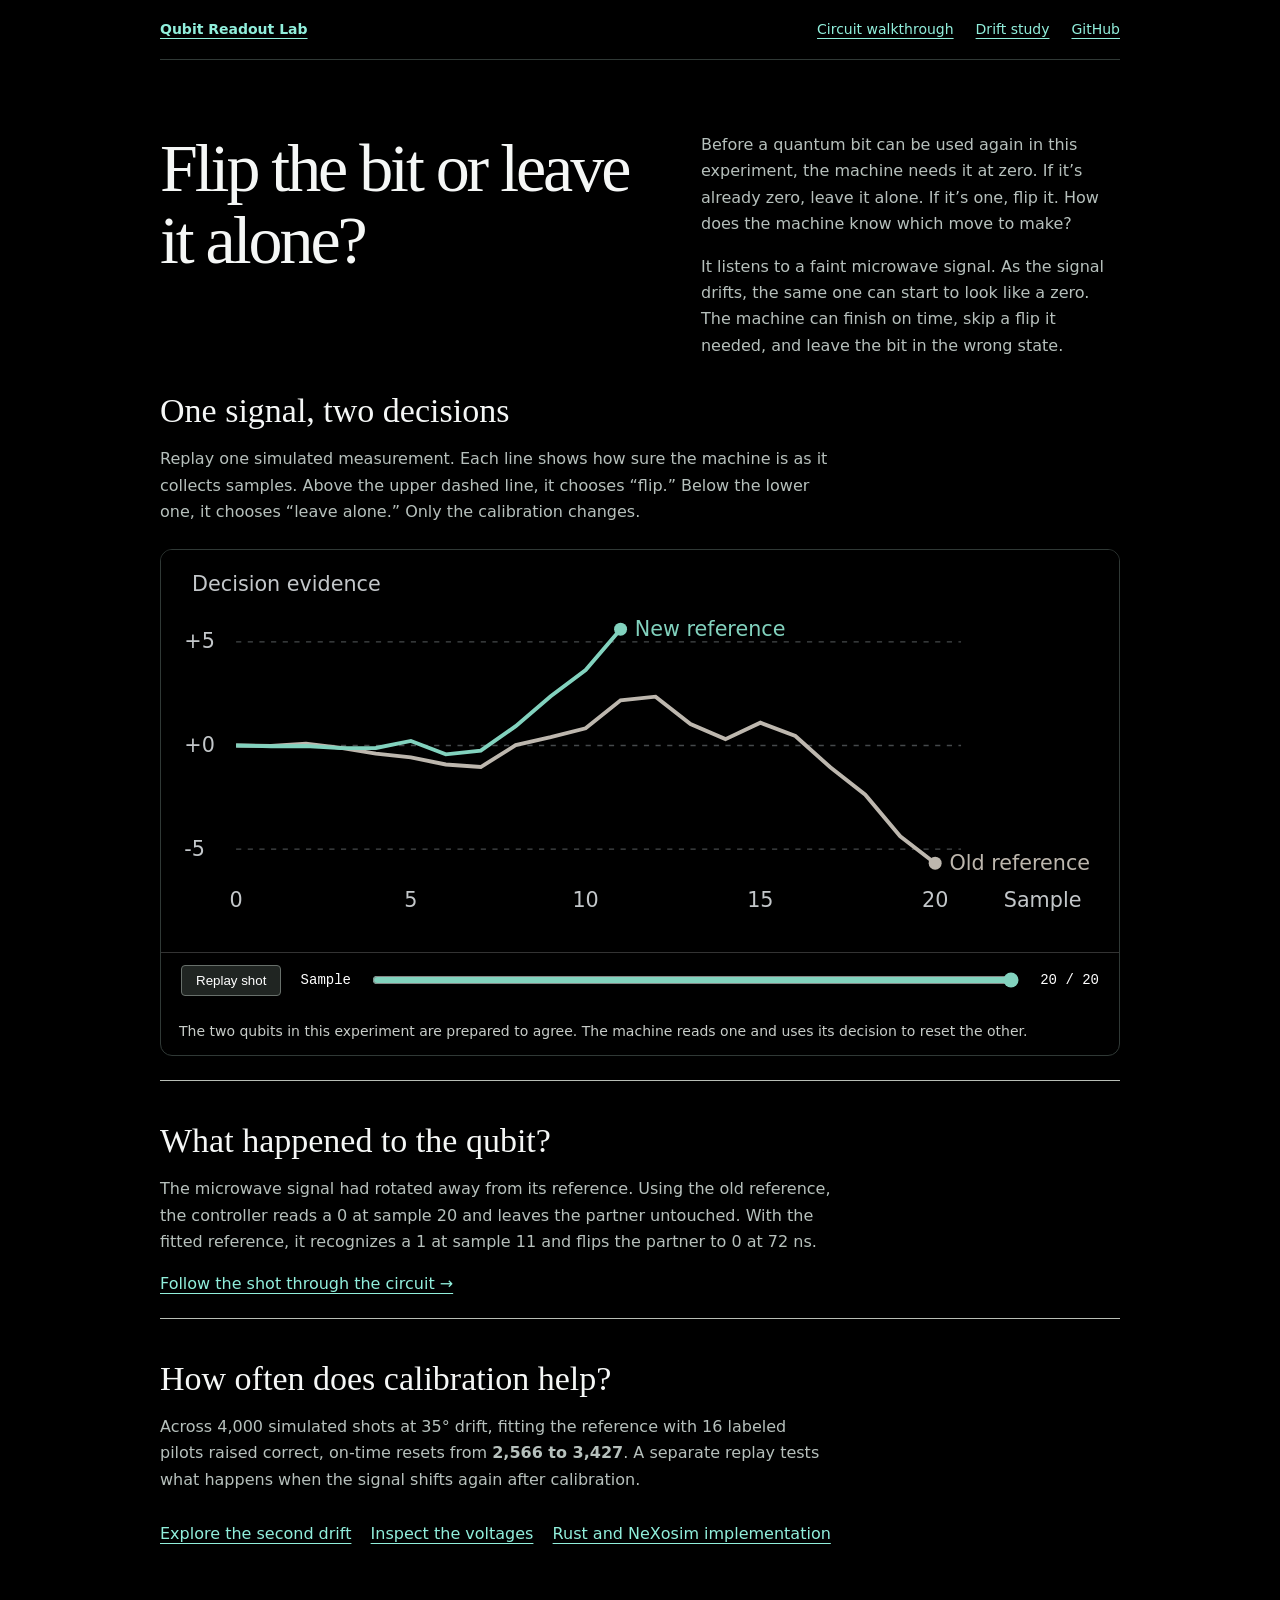
<file: docs/index.html>
<!doctype html>
<html lang="en"><meta charset="utf-8"><meta name="viewport" content="width=device-width, initial-scale=1">
<title>Qubit Readout Lab · Shot replay</title>
<style>
*{box-sizing:border-box}body{margin:0;background:#f6f5f0;color:#212723;font:16px/1.55 system-ui,sans-serif}main,header{max-width:1030px;margin:auto;padding:0 clamp(18px,4vw,48px)}nav,footer,.controls{display:flex;align-items:center;gap:1.2rem;flex-wrap:wrap}nav{padding:18px 0;border-bottom:1px solid #b9beb6}nav b{margin-right:auto}a{color:#215c50;text-underline-offset:4px}h1,h2{font-family:Georgia,serif;font-weight:400;line-height:1.08}h1{font-size:clamp(38px,6vw,74px);letter-spacing:-.045em;margin:42px 0 12px}h2{font-size:32px;margin-bottom:12px}p{max-width:71ch}figure{margin:26px 0;background:black;color:white}svg{display:block;width:100%}.controls{padding:12px 20px;border-top:1px solid #333;font:14px ui-monospace,monospace}.controls input{flex:1;min-width:85px;accent-color:#82d2be}button{background:#202522;color:white;border:1px solid #68706b;border-radius:4px;padding:7px 14px;cursor:pointer}output{min-width:5ch}section{border-top:1px solid #b9beb6;padding:12px 0 20px}footer{padding:12px 0 42px}figcaption{padding:0 20px 16px;color:#c7ccc8;font-size:14px}
</style>
<link rel="stylesheet" href="layout.css">
<header><nav class="lab-nav" aria-label="Project"><a href="./">Qubit Readout Lab</a><a href="machine.html">Circuit walkthrough</a><a href="drift.html">Drift study</a><a href="https://github.com/hanshengzhu0001/qubit-readout-lab">GitHub</a></nav></header>
<main><div class="lab-intro"><h1>Flip the bit or leave it alone?</h1><div><p>Before a quantum bit can be used again in this experiment, the machine needs it at zero. If it’s already zero, leave it alone. If it’s one, flip it. How does the machine know which move to make?</p><p>It listens to a faint microwave signal. As the signal drifts, the same one can start to look like a zero. The machine can finish on time, skip a flip it needed, and leave the bit in the wrong state.</p></div></div>
<h2>One signal, two decisions</h2>
<p>Replay one simulated measurement. Each line shows how sure the machine is as it collects samples. Above the upper dashed line, it chooses “flip.” Below the lower one, it chooses “leave alone.” Only the calibration changes.</p>
<figure><svg xmlns="http://www.w3.org/2000/svg" viewBox="0 0 740 310" role="img" aria-label="Decision evidence on the same simulated shot. Fitted calibration crosses plus five at sample 11. Stale calibration crosses minus five at sample 20."><rect width="740" height="310" fill="#000"/><g font-family="system-ui,sans-serif" font-size="16" fill="#c3c7ca"><text x="24" y="32">Decision evidence</text><path d="M58 71H618" stroke="#45494b" stroke-dasharray="4 5"/><text x="18" y="76">+5</text><path d="M58 151H618" stroke="#45494b" stroke-dasharray="4 5"/><text x="18" y="156">+0</text><path d="M58 231H618" stroke="#45494b" stroke-dasharray="4 5"/><text x="18" y="236">-5</text><text x="58" y="276" text-anchor="middle">0</text><text x="193" y="276" text-anchor="middle">5</text><text x="328" y="276" text-anchor="middle">10</text><text x="463" y="276" text-anchor="middle">15</text><text x="598" y="276" text-anchor="middle">20</text><text x="651" y="276">Sample</text><defs><clipPath id="progress"><rect id="window" width="740" height="310"/></clipPath></defs><g clip-path="url(#progress)"><polyline fill="none" stroke="#bdb7ae" stroke-width="3" points="58,151.00 85,151.32 112,149.56 139,152.84 166,157.35 193,160.23 220,165.70 247,167.66 274,150.69 301,144.56 328,137.75 355,116.08 382,113.29 409,134.46 436,146.11 463,133.40 490,143.65 517,167.84 544,189.08 571,221.20 598,241.93"/><circle cx="598" cy="241.9271967538682" r="5" fill="#bdb7ae"/><text x="609" y="246.9271967538682" fill="#bdb7ae">Old reference</text><polyline fill="none" stroke="#82d2be" stroke-width="3" points="58,151.00 85,151.57 112,151.41 139,153.06 166,152.91 193,147.49 220,157.82 247,154.98 274,136.10 301,112.95 328,92.75 355,61.16"/><circle cx="355" cy="61.157567280035536" r="5" fill="#82d2be"/><text x="366" y="66.15756728003554" fill="#82d2be">New reference</text></g></g></svg><div class="controls"><button id="play">Replay shot</button><label for="sample">Sample</label><input type="range" id="sample" min="0" max="20" value="20"><output for="sample">20 / 20</output></div><figcaption>The two qubits in this experiment are prepared to agree. The machine reads one and uses its decision to reset the other.</figcaption></figure>
<section><h2>What happened to the qubit?</h2><p>The microwave signal had rotated away from its reference. Using the old reference, the controller reads a 0 at sample 20 and leaves the partner untouched. With the fitted reference, it recognizes a 1 at sample 11 and flips the partner to 0 at 72 ns.</p><a href="machine.html">Follow the shot through the circuit →</a></section>
<section><h2>How often does calibration help?</h2><p>Across 4,000 simulated shots at 35° drift, fitting the reference with 16 labeled pilots raised correct, on-time resets from <b>2,566 to 3,427</b>. A separate replay tests what happens when the signal shifts again after calibration.</p><footer><a href="drift.html">Explore the second drift</a><a href="exhibit.html#experiment">Inspect the voltages</a><a href="https://github.com/hanshengzhu0001/qubit-readout-lab#rust-async-two-runtimes-two-jobs">Rust and NeXosim implementation</a></footer></section></main>
<script>
const slider=document.querySelector('#sample'), button=document.querySelector('#play');
let timer;
function draw(){const n=Number(slider.value);document.querySelector('#window').setAttribute('width',n===20?740:64+n*27);document.querySelector('output').textContent=n+' / 20'}
function stop(){clearInterval(timer);timer=null;button.textContent=Number(slider.value)===20?'Replay shot':'Play'}
button.onclick=()=>{if(timer){stop();return}if(Number(slider.value)===20)slider.value=0;draw();button.textContent='Pause';timer=setInterval(()=>{slider.stepUp();draw();if(Number(slider.value)===20)stop()},170)};
slider.oninput=()=>{stop();draw()};
</script></html>
</file>
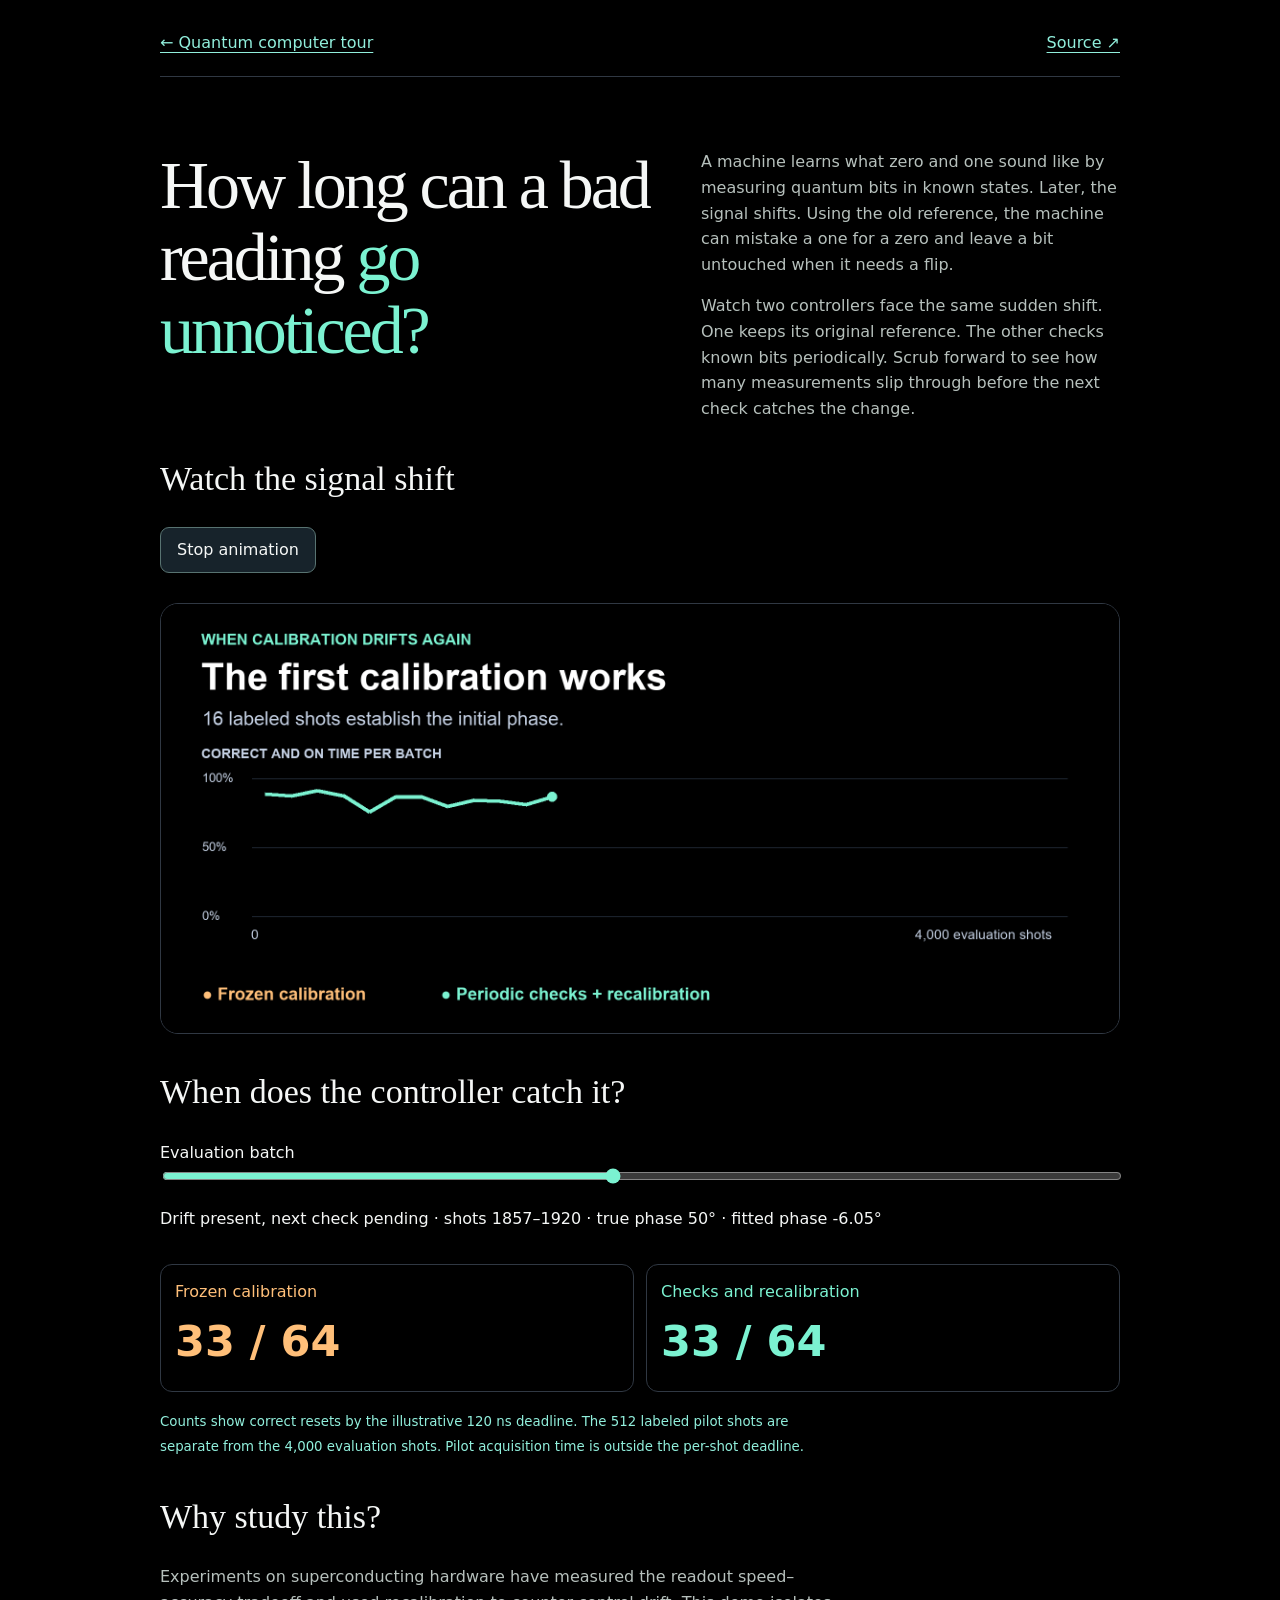
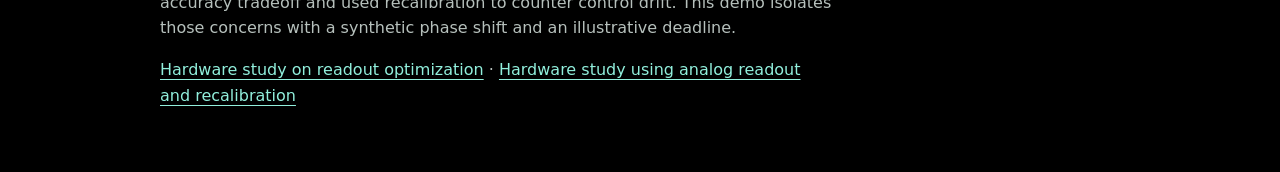
<file: docs/drift.html>
<!doctype html><html lang="en"><meta charset="utf-8"><meta name="viewport" content="width=device-width,initial-scale=1"><title>When calibration drifts again</title>
<style>
*{box-sizing:border-box}body{margin:0;background:#000;color:#f5f7fb;font:16px system-ui}main{width:min(1040px,92%);margin:auto;padding:30px 0 60px}a,.mint{color:#7bf2d1}nav{display:flex;justify-content:space-between;gap:12px;border-bottom:1px solid #303843;padding-bottom:20px}h1{font-size:clamp(43px,8vw,84px);letter-spacing:-.075em;line-height:.94;margin:42px 0 16px;max-width:820px}p{line-height:1.6;color:#bdc9db;max-width:68ch}.visual{margin:30px 0;border:1px solid #303843;border-radius:18px;overflow:hidden}img[hidden]{display:none}img{display:block;width:100%}button{font:inherit;color:inherit;background:#17232b;border:1px solid #587371;border-radius:9px;padding:9px 16px;cursor:pointer}label{display:block}input{width:100%;accent-color:#7bf2d1}.stats{display:grid;grid-template-columns:1fr 1fr;gap:12px;margin-top:18px}.stats div{border:1px solid #303843;border-radius:12px;padding:14px;color:#ffbf79}.stats div+div{color:#7bf2d1}.stats strong{display:block;font-size:clamp(25px,5vw,43px)}output{display:block;margin-top:14px;min-height:2.5em}h2{margin-top:38px}small{color:#b5c0d1}
</style><link rel="stylesheet" href="layout.css"><main>
<nav><a href="machine.html">← Quantum computer tour</a><a href="https://github.com/hanshengzhu0001/qubit-readout-lab">Source ↗</a></nav>
<div class="lab-intro"><h1>How long can a bad reading <span class="mint">go unnoticed?</span></h1><div><p>A machine learns what zero and one sound like by measuring quantum bits in known states. Later, the signal shifts. Using the old reference, the machine can mistake a one for a zero and leave a bit untouched when it needs a flip.</p><p>Watch two controllers face the same sudden shift. One keeps its original reference. The other checks known bits periodically. Scrub forward to see how many measurements slip through before the next check catches the change.</p></div></div>
<h2>Watch the signal shift</h2><button id="play" type="button">Play animation</button><div class="visual"><img id="story" alt="Animated experiment showing the phase shift, the delayed check, and the recovery in on-time resets." hidden><p id="motionNote">Play the animation to see the experiment unfold.</p></div>
<h2>When does the controller catch it?</h2>
<label for="batch">Evaluation batch</label><input type="range" id="batch" min="0" value="0">
<output id="state" for="batch"></output><div class="stats"><div>Frozen calibration<strong id="frozen">—</strong></div><div>Checks and recalibration<strong id="adaptive">—</strong></div></div>
<p><small>Counts show correct resets by the illustrative 120 ns deadline. The 512 labeled pilot shots are separate from the 4,000 evaluation shots. Pilot acquisition time is outside the per-shot deadline.</small></p>
<h2>Why study this?</h2><p>Experiments on superconducting hardware have measured the readout speed–accuracy tradeoff and used recalibration to counter control drift. This demo isolates those concerns with a synthetic phase shift and an illustrative deadline.</p><p><a href="https://arxiv.org/abs/2308.02079">Hardware study on readout optimization</a> · <a href="https://doi.org/10.1103/PhysRevApplied.22.044031">Hardware study using analog readout and recalibration</a></p>
<script>
const story=document.getElementById('story'), button=document.getElementById('play'), note=document.getElementById('motionNote');
function setMotion(on){story.hidden=!on;note.hidden=on;if(on)story.src='drift-recovery.gif';else story.removeAttribute('src');button.textContent=on?'Stop animation':'Play animation';button.setAttribute('aria-pressed',String(on))}
button.onclick=()=>setMotion(story.hidden);setMotion(!matchMedia('(prefers-reduced-motion: reduce)').matches);
const slider=document.getElementById('batch'), state=document.getElementById('state');
fetch('drift-results.json').then(r=>{if(!r.ok)throw Error('data unavailable');return r.json()}).then(data=>{
 slider.max=data.rows.length-1;slider.value=data.rows.findIndex(r=>r.start===data.shift);
 function draw(){const row=data.rows[Number(slider.value)], n=row.end-row.start;
 const phase=row.start<data.shift?'Before the shift':row.start<data.detected?'Drift present, next check pending':'After the first refit';
 state.textContent=phase+' · shots '+(row.start+1)+'–'+row.end+' · true phase '+row.phase+'° · fitted phase '+row.fitted+'°';
 for(const key of ['frozen','adaptive'])document.getElementById(key).textContent=row[key]+' / '+n;
 }
 slider.oninput=draw;draw();
}).catch(()=>{slider.disabled=true;state.textContent='The interactive data could not load. The animation shows the experiment results.'});
</script></main></html>
</file>
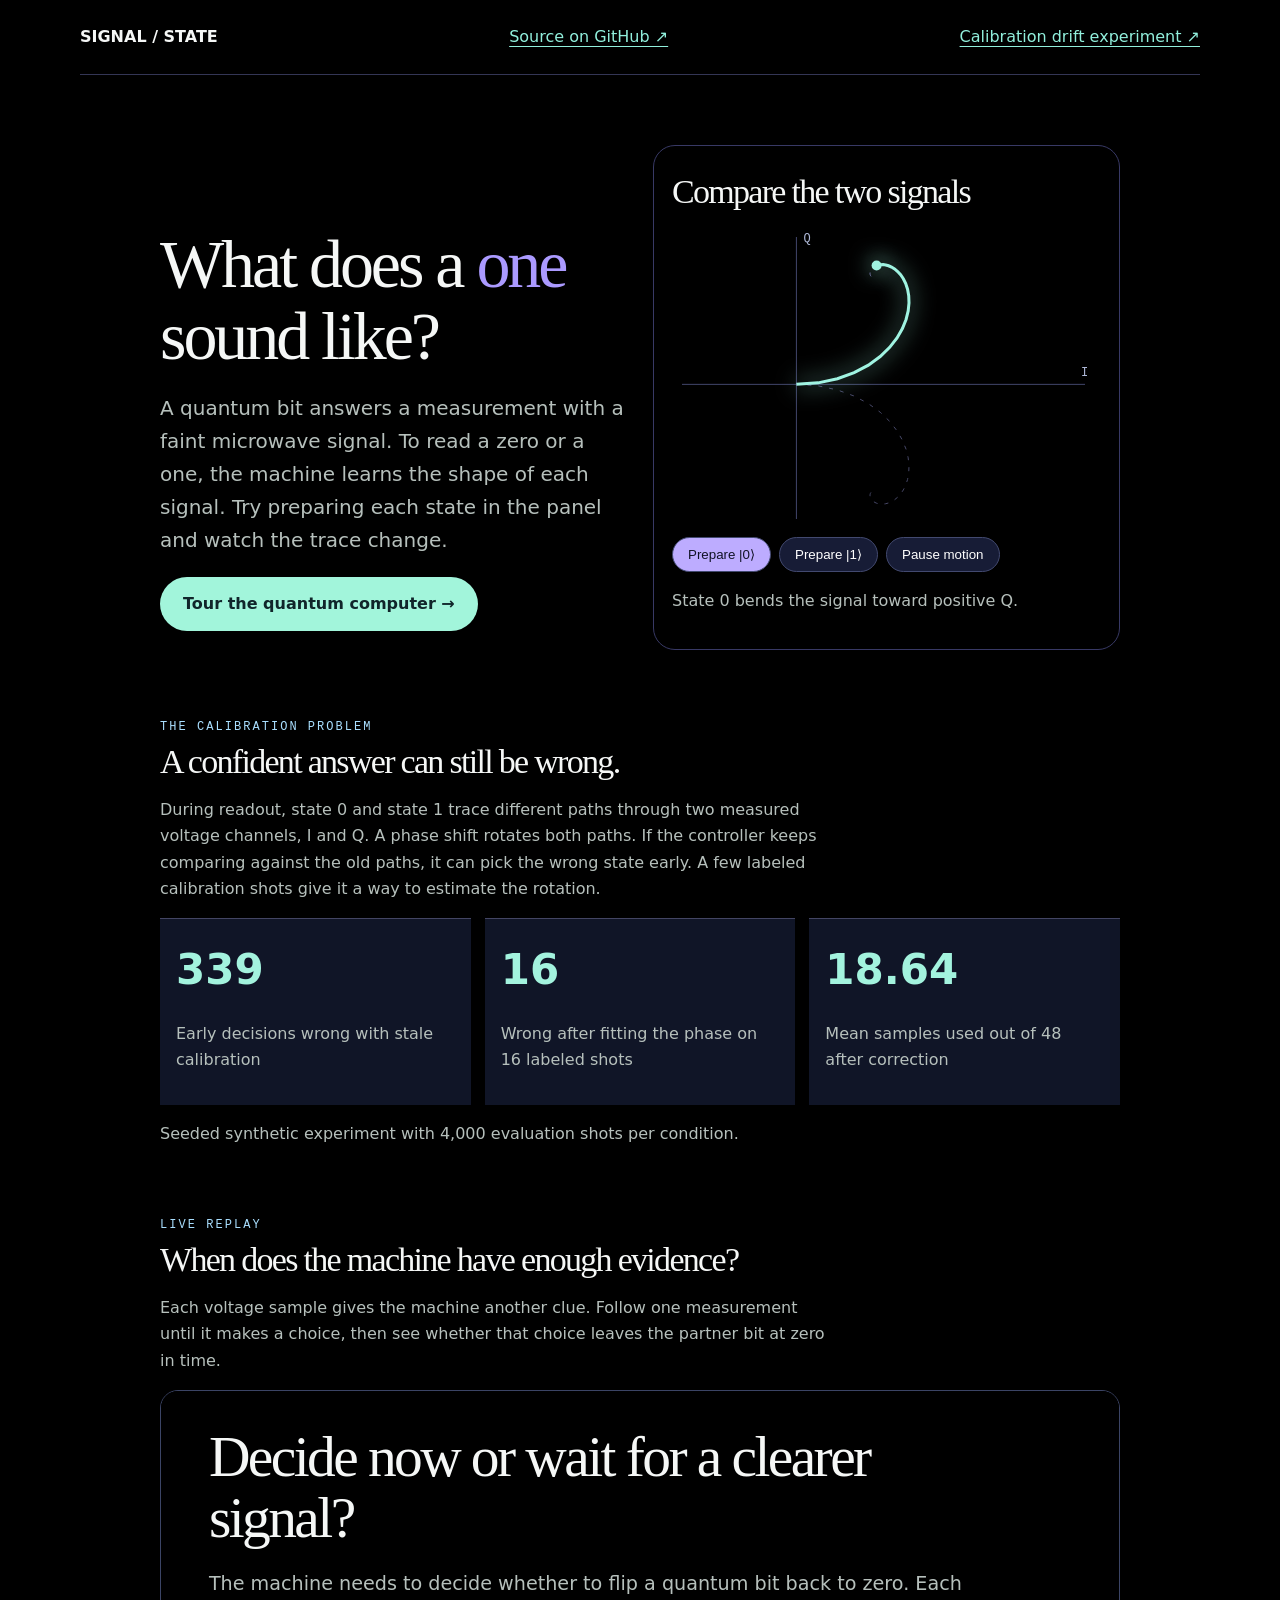
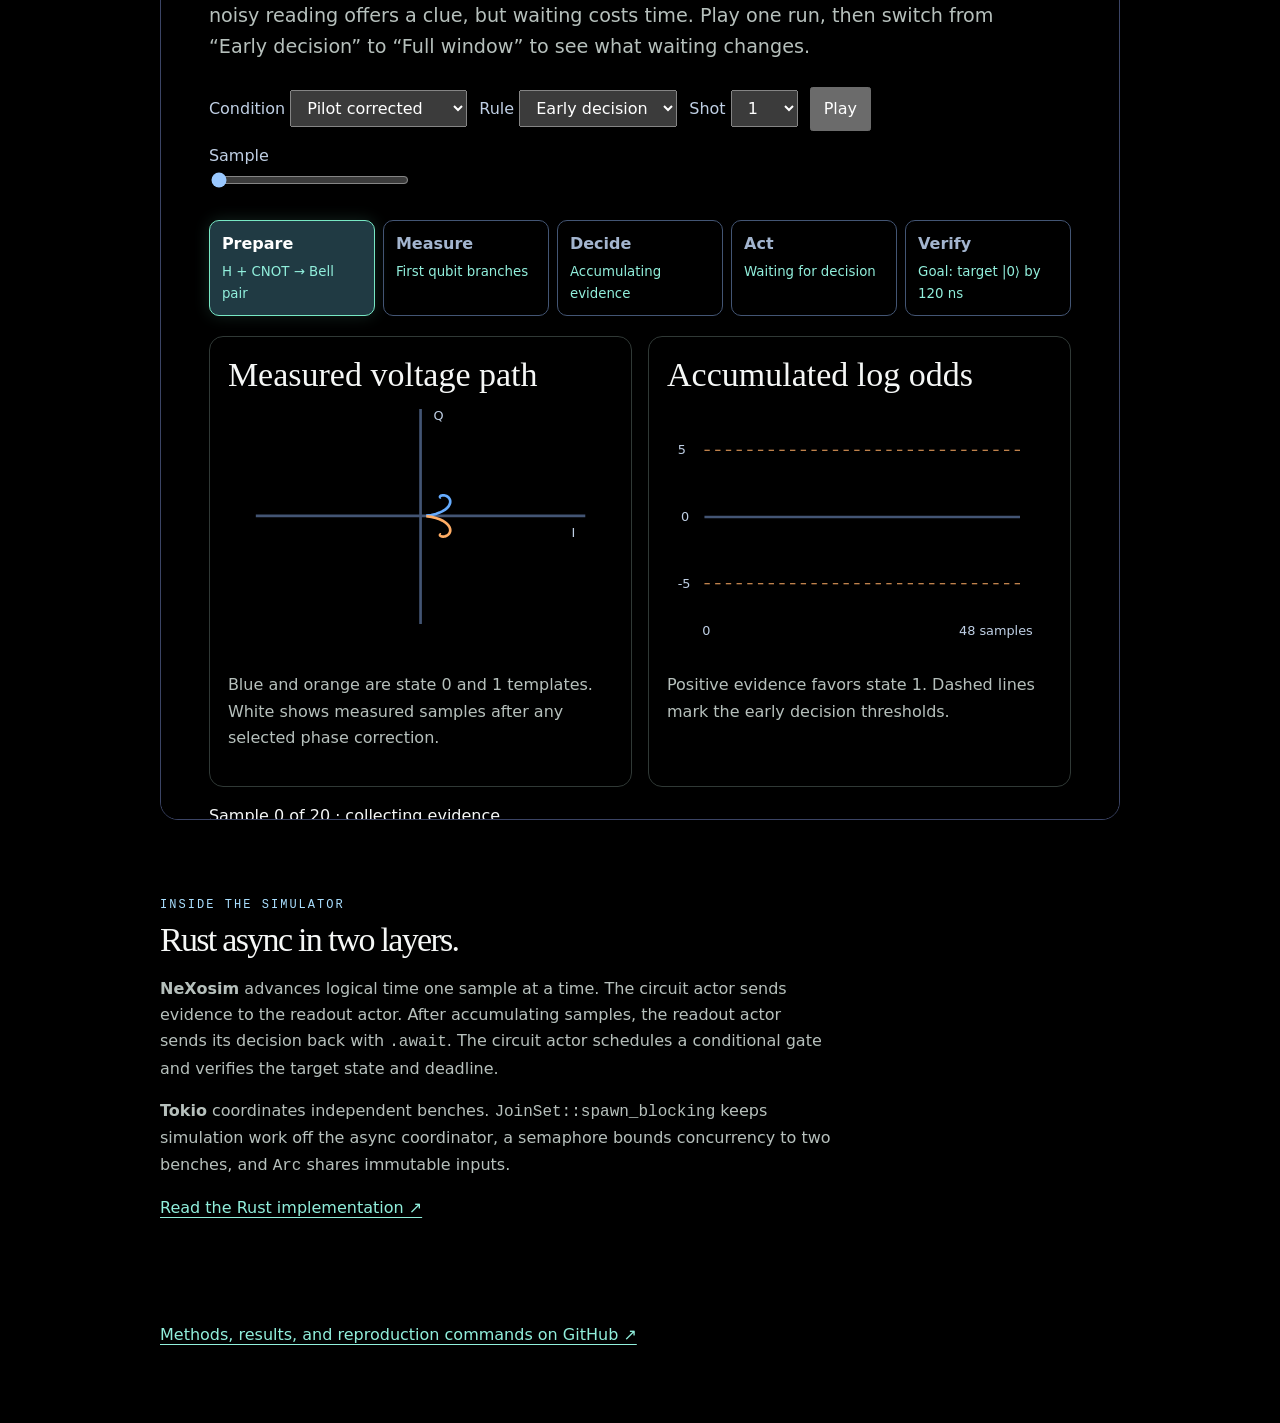
<file: docs/exhibit.html>
<!doctype html><html lang="en"><head><meta charset="utf-8"><meta name="viewport" content="width=device-width, initial-scale=1"><title>Signal / State — Qubit Readout Lab</title><style>
*{box-sizing:border-box}body{margin:0;background:#080b16;color:#f2f5ff;font:16px system-ui}main,nav{width:min(1120px,92%);margin:auto}nav{display:flex;justify-content:space-between;padding:24px 0;border-bottom:1px solid #343655}a{color:#a9dfff}section{margin:70px 0}h1{font-size:clamp(52px,10vw,126px);letter-spacing:-.09em;line-height:.83;margin:24px 0}h1 span{color:#ab9aff}h2{font-size:clamp(30px,5vw,55px);letter-spacing:-.05em;margin:8px 0}p{color:#b4beda;max-width:65ch;line-height:1.65}.tag{font:12px monospace;letter-spacing:.17em;color:#a9dfff}.hero{display:grid;grid-template-columns:1fr 1fr;align-items:center;gap:26px}.instrument{background:radial-gradient(ellipse at 50% 65%,#28205a,#0f152a 70%);border:1px solid #383965;border-radius:22px;padding:18px}canvas{width:100%;display:block;aspect-ratio:1.35}.controls{display:flex;gap:8px;flex-wrap:wrap}button{background:#171c36;border:1px solid #42496f;color:white;border-radius:20px;padding:9px 15px;cursor:pointer}button[aria-pressed=true]{background:#bdacff;color:#111226}.cards{display:grid;grid-template-columns:repeat(3,1fr);gap:14px}.card{border-top:1px solid #434563;padding:16px;background:#101527}.card strong{font-size:42px;color:#a3f3de}iframe{width:100%;height:1030px;border:1px solid #3b4465;border-radius:18px}footer{padding:30px 0} @media(max-width:720px){.hero,.cards{grid-template-columns:1fr}iframe{height:1650px}}
</style><link rel="stylesheet" href="layout.css"></head><body><nav><b>SIGNAL / STATE</b><a href="https://github.com/hanshengzhu0001/qubit-readout-lab">Source on GitHub ↗</a><a href="drift.html">Calibration drift experiment ↗</a></nav><main>
<section class="hero"><div><h1>What does a <span>one</span> sound like?</h1><p>A quantum bit answers a measurement with a faint microwave signal. To read a zero or a one, the machine learns the shape of each signal. Try preparing each state in the panel and watch the trace change.</p><a href="machine.html" style="display:inline-block;background:#a2f5db;color:#10252a;padding:14px 23px;border-radius:30px;font-weight:700;text-decoration:none">Tour the quantum computer →</a></div>
<div class="instrument"><h2>Compare the two signals</h2><canvas id="scope" aria-label="Animated resonator response for prepared qubit states zero and one"></canvas><div class="controls"><button id="zero" aria-pressed="true">Prepare |0⟩</button><button id="one" aria-pressed="false">Prepare |1⟩</button><button id="pause" aria-pressed="false">Pause motion</button></div><p id="caption">State 0 bends the signal toward positive Q.</p></div></section>
<section><div class="tag">THE CALIBRATION PROBLEM</div><h2>A confident answer can still be wrong.</h2><p>During readout, state 0 and state 1 trace different paths through two measured voltage channels, I and Q. A phase shift rotates both paths. If the controller keeps comparing against the old paths, it can pick the wrong state early. A few labeled calibration shots give it a way to estimate the rotation.</p><div class="cards"><div class="card"><strong>339</strong><p>Early decisions wrong with stale calibration</p></div><div class="card"><strong>16</strong><p>Wrong after fitting the phase on 16 labeled shots</p></div><div class="card"><strong>18.64</strong><p>Mean samples used out of 48 after correction</p></div></div><p>Seeded synthetic experiment with 4,000 evaluation shots per condition.</p></section>
<section id="experiment"><div class="tag">LIVE REPLAY</div><h2>When does the machine have enough evidence?</h2><p>Each voltage sample gives the machine another clue. Follow one measurement until it makes a choice, then see whether that choice leaves the partner bit at zero in time.</p><iframe title="Interactive Rust readout trace player" src="player.html" loading="lazy"></iframe></section>
<section><div class="tag">INSIDE THE SIMULATOR</div><h2>Rust async in two layers.</h2><p><b>NeXosim</b> advances logical time one sample at a time. The circuit actor sends evidence to the readout actor. After accumulating samples, the readout actor sends its decision back with <code>.await</code>. The circuit actor schedules a conditional gate and verifies the target state and deadline.</p><p><b>Tokio</b> coordinates independent benches. <code>JoinSet::spawn_blocking</code> keeps simulation work off the async coordinator, a semaphore bounds concurrency to two benches, and <code>Arc</code> shares immutable inputs.</p><a href="https://github.com/hanshengzhu0001/qubit-readout-lab/blob/main/examples/readout.rs">Read the Rust implementation ↗</a></section>
<footer><a href="https://github.com/hanshengzhu0001/qubit-readout-lab">Methods, results, and reproduction commands on GitHub ↗</a></footer></main>
<script>
const canvas=document.querySelector('canvas'), ctx=canvas.getContext('2d'), zero=document.querySelector('#zero'), one=document.querySelector('#one'), pause=document.querySelector('#pause');
let state=0, playing=!matchMedia('(prefers-reduced-motion: reduce)').matches, elapsed=0, prev;
function controls(){zero.setAttribute('aria-pressed',state===0);one.setAttribute('aria-pressed',state===1);pause.setAttribute('aria-pressed',!playing);pause.textContent=playing?'Pause motion':'Play motion';document.querySelector('#caption').textContent=state?'State 1 bends the signal toward negative Q.':'State 0 bends the signal toward positive Q.';}
zero.onclick=()=>{state=0;elapsed=0;controls()};one.onclick=()=>{state=1;elapsed=0;controls()};pause.onclick=()=>{playing=!playing;controls()};controls();
function draw(now){
 if(playing&&prev)elapsed+=Math.min(32,now-prev);prev=now;
 const d=devicePixelRatio||1,w=canvas.clientWidth,h=canvas.clientHeight;if(canvas.width!==Math.round(w*d)||canvas.height!==Math.round(h*d)){canvas.width=Math.round(w*d);canvas.height=Math.round(h*d)}
 ctx.setTransform(d,0,0,d,0,0);ctx.clearRect(0,0,w,h);
 const cx=w*.29,cy=h*.52,k=Math.min(w,h)*.72, active=playing?Math.min(48,2+(elapsed%3500)/55):48;
 ctx.strokeStyle='#41466b';ctx.beginPath();ctx.moveTo(10,cy);ctx.lineTo(w-16,cy);ctx.moveTo(cx,18);ctx.lineTo(cx,h-18);ctx.stroke();
 ctx.fillStyle='#aeb8d7';ctx.font='12px monospace';ctx.fillText('I',w-20,cy-8);ctx.fillText('Q',cx+7,23);
 function path(j,n){const s=j?1:-1,p=.10,q=s*.14;for(let i=0;i<=n;i++){const u=1-Math.exp(-p*i)*Math.cos(q*i),v=Math.exp(-p*i)*Math.sin(q*i),x=cx+k*.1*(p*u+q*v)/(p*p+q*q),y=cy-k*.1*(p*v-q*u)/(p*p+q*q);if(i===0)ctx.moveTo(x,y);else ctx.lineTo(x,y);if(i===n)return [x,y]}}
 for(let j=0;j<2;j++){ctx.beginPath();path(j,48);ctx.strokeStyle=j===state?'#746da4':'#474868';ctx.setLineDash([4,7]);ctx.stroke();}
 ctx.setLineDash([]);ctx.beginPath();const [x,y]=path(state,Math.floor(active));const color=state?'#ffb984':'#a0f4e2';ctx.shadowBlur=22;ctx.shadowColor=color;ctx.strokeStyle=color;ctx.lineWidth=3;ctx.stroke();ctx.beginPath();ctx.arc(x,y,5,0,Math.PI*2);ctx.fillStyle=color;ctx.fill();ctx.shadowBlur=0;ctx.lineWidth=1;
 requestAnimationFrame(draw);
}requestAnimationFrame(draw);
</script></body></html>
</file>
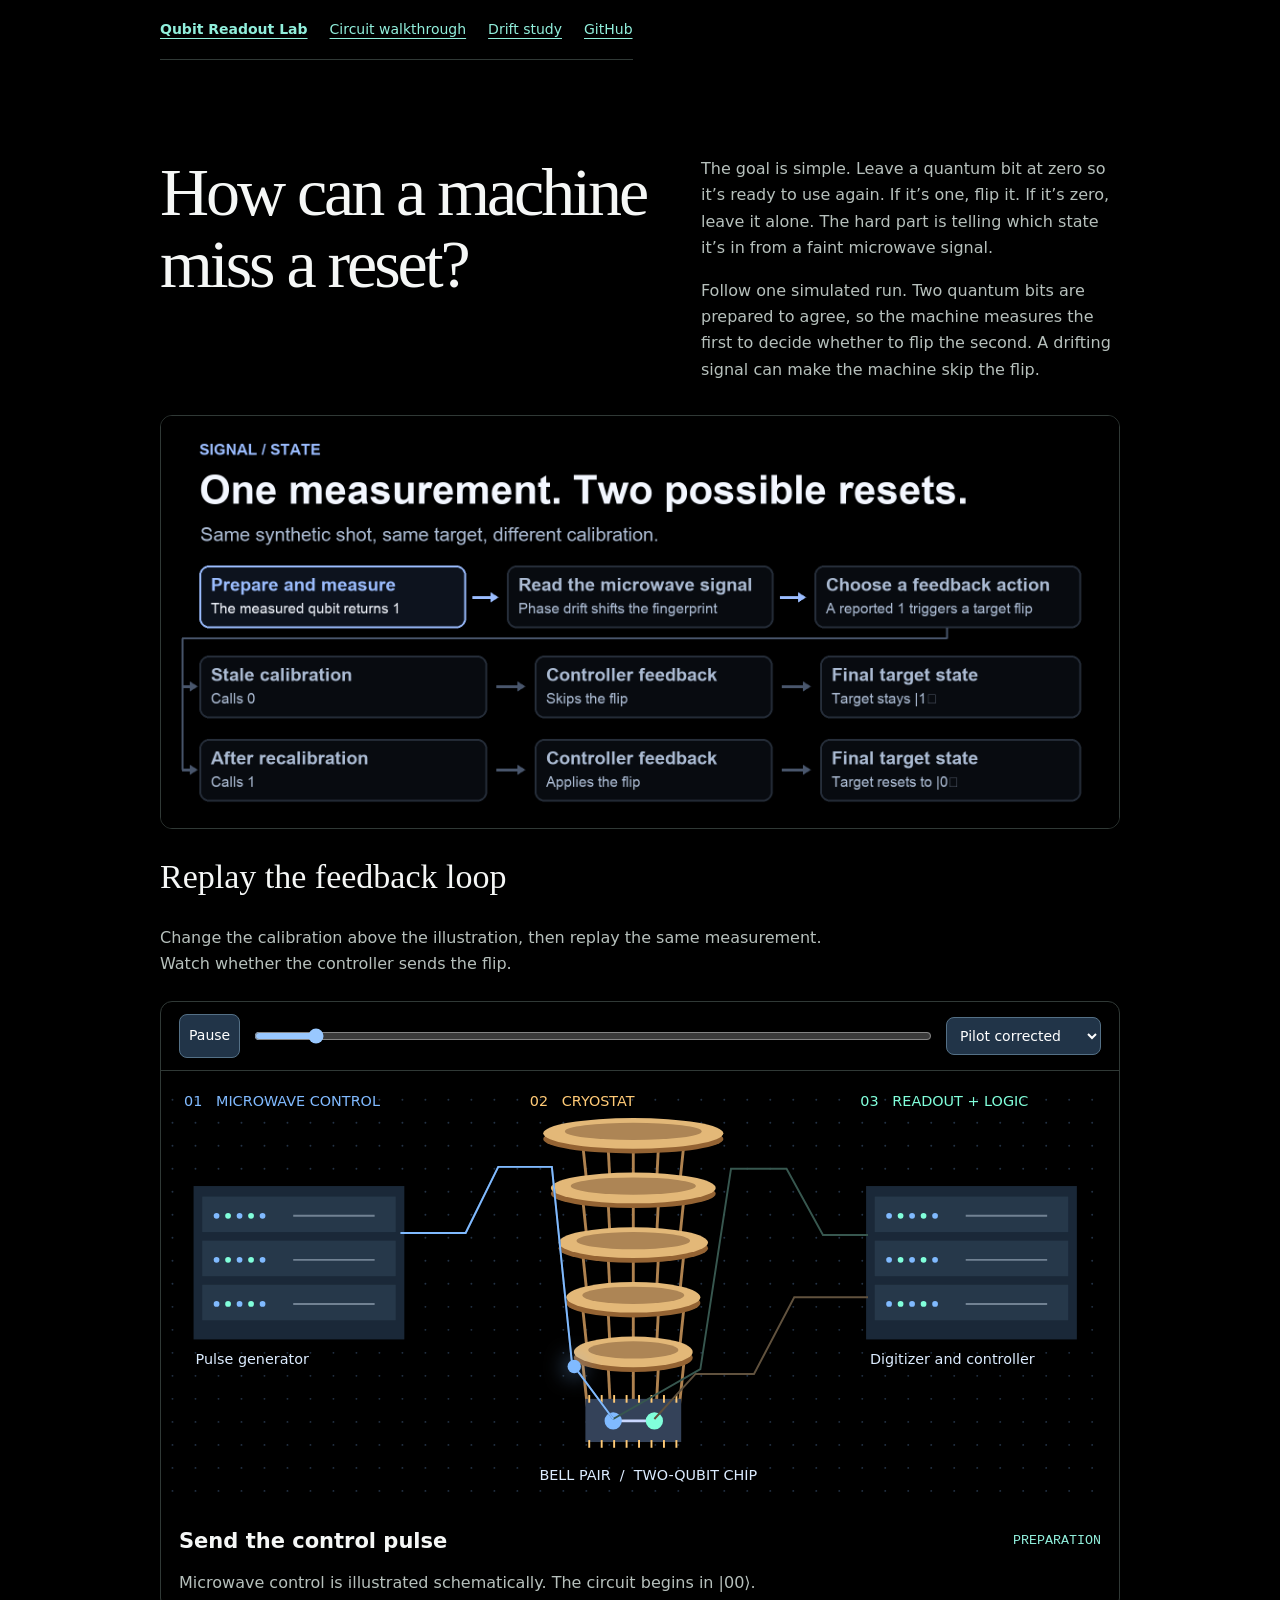
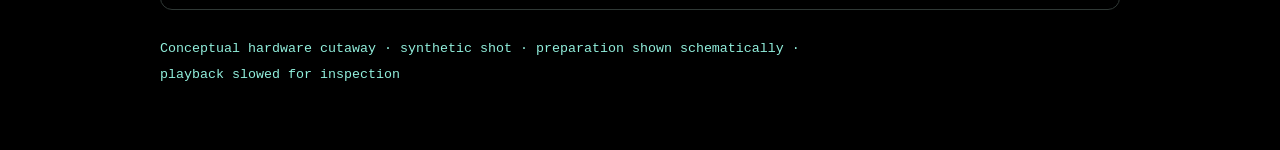
<file: docs/machine.html>
<!doctype html><html lang=en><meta charset=utf-8><meta name=viewport content="width=device-width,initial-scale=1"><title>Inside the feedback loop</title>
<style>*{box-sizing:border-box}body{margin:0;background:#080d17;color:#eff9ff;font:16px system-ui}main{max-width:1120px;margin:auto;padding:24px}header,aside,.tools{display:flex;align-items:center;justify-content:space-between;gap:12px;flex-wrap:wrap}a,small{color:#91efdc}h1{font-size:clamp(36px,6vw,76px);letter-spacing:-.065em;margin:18px 0 4px}p{color:#bdcede}canvas{width:100%;display:block;background:radial-gradient(ellipse at 50% 55%,#1d2c40,#080d17 75%);border-radius:16px}button,select{color:white;background:#213448;border:1px solid #547086;border-radius:8px;padding:9px;font:inherit}input{flex:1;min-width:120px}strong{font-size:21px}aside{padding:16px 0}button{cursor:pointer}small{font-family:monospace}article{min-height:90px} @media(max-width:620px){main{padding:12px}canvas{height:auto}}</style>
<link rel="stylesheet" href="layout.css">
<header><nav class="lab-nav" aria-label="Project"><a href="./">Qubit Readout Lab</a><a href="machine.html">Circuit walkthrough</a><a href="drift.html">Drift study</a><a href="https://github.com/hanshengzhu0001/qubit-readout-lab">GitHub</a></nav></header><main><div class="lab-intro"><h1>How can a machine miss a reset?</h1><div><p>The goal is simple. Leave a quantum bit at zero so it’s ready to use again. If it’s one, flip it. If it’s zero, leave it alone. The hard part is telling which state it’s in from a faint microwave signal.</p><p>Follow one simulated run. Two quantum bits are prepared to agree, so the machine measures the first to decide whether to flip the second. A drifting signal can make the machine skip the flip.</p></div></div>
<figure style="margin:20px 0"><picture><source media="(prefers-reduced-motion: reduce)" srcset="workflow.png"><img src="workflow.gif" width="1000" height="430" style="display:block;width:100%;height:auto;" alt="One measurement leads to two possible resets. Stale calibration reports zero and skips the flip. Recalibration reports one and resets the target."></picture></figure><h2>Replay the feedback loop</h2><p>Change the calibration above the illustration, then replay the same measurement. Watch whether the controller sends the flip.</p><div class="lab-panel"><div class="tools"><button id="play">Pause</button><input aria-label="Replay progress" id="slider" type="range" min="0" max="1000" value="0"><select aria-label="Calibration" id="mode"><option value="corrected">Pilot corrected</option><option value="stale">Stale calibration</option></select></div><canvas id="view" width="1000" height="460" aria-label="Cutaway illustration of a microwave controller, cryostat, qubit chip and readout electronics"></canvas>
<aside><strong id="title"></strong><small id="time"></small></aside><article id="detail"></article></div><p><small>Conceptual hardware cutaway · synthetic shot · preparation shown schematically · playback slowed for inspection</small></p></main>
<script src="machine-shot.js"></script><script>
const el=id=>document.getElementById(id),ctx=el('view').getContext('2d'),mint='#81ffdb',gold='#ffca76',blue='#80baff';
let progress=0,playing=!matchMedia('(prefers-reduced-motion: reduce)').matches,last=0;
function line(points,color,width=2){ctx.beginPath();points.forEach(([x,y],i)=>i?ctx.lineTo(x,y):ctx.moveTo(x,y));ctx.strokeStyle=color;ctx.lineWidth=width;ctx.stroke()}
function ellipse(x,y,rx,ry,c){ctx.fillStyle=c;ctx.beginPath();ctx.ellipse(x,y,rx,ry,0,0,7);ctx.fill()}
function text(x,y,s,c='#dcecff',size=15){ctx.fillStyle=c;ctx.font=size+'px system-ui';ctx.fillText(s,x,y)}
function packet(path,f,color){line(path,color,2);const pos=Math.min(.99999,f)*(path.length-1),i=Math.floor(pos),t=pos-i;const x=path[i][0]*(1-t)+path[i+1][0]*t,y=path[i][1]*(1-t)+path[i+1][1]*t;ctx.shadowBlur=22;ctx.shadowColor=color;ellipse(x,y,7,7,color);ctx.shadowBlur=0}
function draw(){const p=machineShot[el('mode').value],N=p.evidence.length,finish=p.finished_ns;
const ns=Math.max(0,Math.min(finish,(progress-.28)/.72*finish)),stage=progress<.10?0:progress<.20?1:progress<.28?2:ns<4*N?3:ns<4*N+16?4:progress<.99999?5:6;
const canvas=ctx.canvas;
const width=Math.max(1,Math.round(canvas.clientWidth*(window.devicePixelRatio||1)));
const height=Math.round(width*460/1000);
if(canvas.width!==width||canvas.height!==height){canvas.width=width;canvas.height=height}
ctx.setTransform(width/1000,0,0,height/460,0,0);
ctx.clearRect(0,0,1000,460);
for(let y=30;y<455;y+=24)for(let x=12;x<995;x+=24)ellipse(x,y,1,1,'#233245');
text(24,36,'01   MICROWAVE CONTROL',blue);text(385,36,'02   CRYOSTAT',gold);text(730,36,'03   READOUT + LOGIC',mint);
for(let rack of [34,736]){ctx.fillStyle='#1a2838';ctx.fillRect(rack,120,220,160);for(let j=0;j<3;j++){ctx.fillStyle='#26384a';ctx.fillRect(rack+9,131+j*46,202,37);for(let k=0;k<5;k++)ellipse(rack+24+k*12,151+j*46,3,3,k%2?mint:blue);line([[rack+104,151+j*46],[rack+189,151+j*46]],'#718293')}}
for(let j=0;j<5;j++){const y=65+j*57,rx=94-j*8;for(let k=-2;k<=2;k++)line([[493+k*27,y],[493+k*24,y+57]],'#af824f',3);ellipse(493,y+6,rx,15,'#946333');ellipse(493,y,rx,16,'#e3b878');ellipse(493,y-2,rx*.76,9,'#ad8555')}
ctx.fillStyle='#344259';ctx.fillRect(443,342,100,45);for(let k=0;k<8;k++){line([[447+k*13,338],[447+k*13,346]],gold);line([[447+k*13,385],[447+k*13,393]],gold)}
line([[472,365],[515,365]],'#c9d7ff',3);ellipse(472,365,9,9,blue);ellipse(515,365,9,9,stage===6&&p.target_one_after?'#ff898d':mint);
text(395,427,'BELL PAIR  /  TWO-QUBIT CHIP');text(36,306,'Pulse generator');text(740,306,'Digitizer and controller');
const drive=[[250,169],[318,169],[352,100],[408,100],[429,305],[472,363]],read=[[472,363],[563,311],[595,102],[653,102],[691,171],[738,171]],feedback=[[738,236],[661,236],[619,316],[558,316],[515,363]];
line(drive,'#39516c');line(read,'#37574f');line(feedback,'#61523e');
if(stage===0)packet(drive,progress/.1,blue);if(stage===1){ctx.shadowColor=mint;ctx.shadowBlur=18;line([[472,365],[515,365]],mint,5);ctx.shadowBlur=0}
if(stage===2||stage===3)packet(read,stage===2?(progress-.2)/.08:(ns/20)%1,mint);if(stage===4||stage===5)packet(feedback,Math.min(1,(ns-4*N)/28),gold);
const count=Math.min(N,Math.floor(ns/4));if(count>0){const pts=p.evidence.slice(0,count).map((v,i)=>[747+i*196/48,220-Math.max(-9,Math.min(9,v))*3]);line(pts,mint,3)}
const names=['Send the control pulse','Entangle the pair','Measure the first qubit','Listen to the resonator','Transmit the decision','Apply conditional feedback','Verify the target'];
const notes=['Microwave control is illustrated schematically. The circuit begins in |00⟩.','Hadamard and controlled-X prepare (|00⟩ + |11⟩)/√2.','The fixture selects measurement branch '+Number(p.truth)+'. The partner qubit is correlated with it.','Sample '+count+' of '+N+'. The readout actor accumulates evidence from two noisy voltage channels.','The reader calls state '+Number(p.decision)+'. Its output travels through a modeled 16 ns feedback delay.',p.decision?'The controller requests X on the partner qubit. The gate slot takes 12 ns.':'The controller leaves the partner unchanged. The reserved gate slot takes 12 ns.','Final target |'+Number(p.target_one_after)+'⟩. '+(p.target_one_after?'Reset failed.':'Reset succeeded.')+' Completion '+finish+' ns against a 120 ns deadline.'];
el('title').textContent=names[stage];el('detail').textContent=notes[stage];el('time').textContent=stage<3?'PREPARATION':Math.round(ns)+' ns   /   SIMULATED';el('slider').value=Math.round(progress*1000);el('play').textContent=playing?'Pause':progress>=1?'Replay':'Play'}
function frame(t){if(playing){progress=Math.min(1,progress+Math.min(t-last,50)/15000);if(progress===1)playing=false}last=t;draw();requestAnimationFrame(frame)}
el('slider').oninput=e=>{playing=false;progress=e.target.value/1000};el('play').onclick=()=>{if(progress>=1)progress=0;playing=!playing};requestAnimationFrame(frame)
</script></html>
</file>
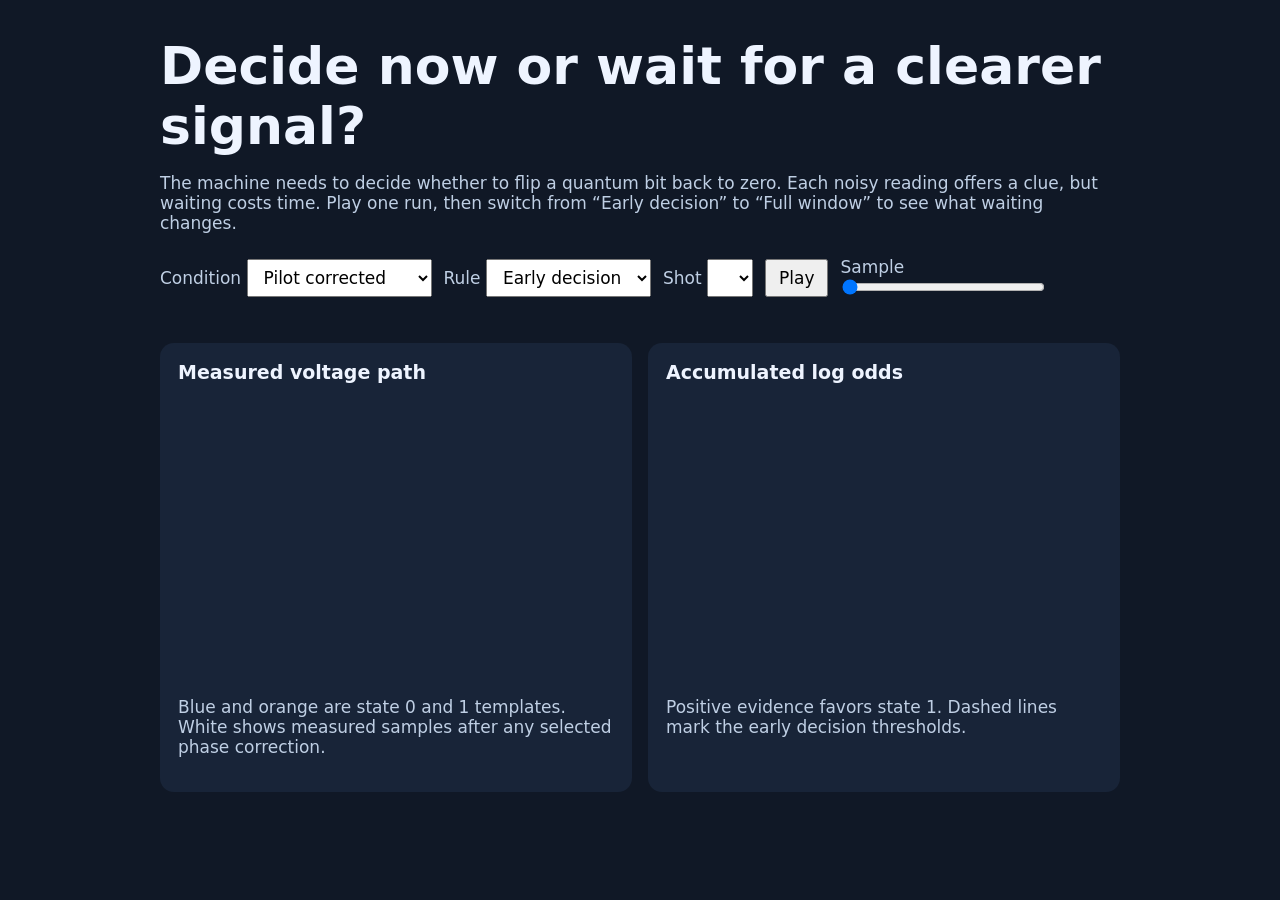
<file: scripts/player.html>
<!doctype html>
<html lang="en">
<meta charset="utf-8">
<meta name="viewport" content="width=device-width, initial-scale=1">
<title>Qubit readout replay</title>
<style>
body{margin:0;background:#101826;color:#eef4ff;font:17px system-ui}
main{max-width:960px;margin:auto;padding:36px 22px}h1{font-size:clamp(30px,5vw,52px);margin:0}
p,label{color:#bfcfe4}section{display:grid;grid-template-columns:1fr 1fr;gap:16px}
article{background:#182438;padding:18px;border-radius:14px}h2{font-size:19px;margin:0}
svg{width:100%;display:block;overflow:visible}button,select{font:inherit;padding:7px 12px}
.controls{display:flex;flex-wrap:wrap;gap:12px;align-items:center;margin:24px 0}
input{width:min(230px,100%)}output{display:block;margin:16px 0;font-variant-numeric:tabular-nums}
@media(max-width:620px){section{grid-template-columns:1fr}}
 .flow{display:grid;grid-template-columns:repeat(auto-fit,minmax(130px,1fr));gap:8px;margin:20px 0}.stage{padding:10px 12px;border:1px solid #435574;border-radius:10px;color:#a3b5cf}.stage.active{border-color:#77e8c4;color:#fff;background:#203a43;box-shadow:0 0 16px #77e8c428}.stage strong{display:block;color:inherit}.stage small{display:block;margin-top:4px}
</style>
<main>
<h1>Decide now or wait for a clearer signal?</h1>
<p>The machine needs to decide whether to flip a quantum bit back to zero. Each noisy reading offers a clue, but waiting costs time. Play one run, then switch from “Early decision” to “Full window” to see what waiting changes.</p>
<div class="controls">
<label>Condition <select id="mode"><option value="nominal">Nominal</option><option value="stale">Stale calibration</option><option value="corrected" selected>Pilot corrected</option></select></label>
<label>Rule <select id="rule"><option value="early">Early decision</option><option value="full">Full window</option></select></label>
<label>Shot <select id="shot"></select></label>
<button id="play">Play</button>
<label>Sample <input id="step" type="range" min="0" value="0"></label>
</div>
<div id="flow" class="flow" aria-label="Circuit stages"></div>
<section>
<article><h2>Measured voltage path</h2><svg id="iq" viewBox="0 0 360 245" role="img" aria-label="In-phase versus quadrature voltage"></svg><p>Blue and orange are state 0 and 1 templates. White shows measured samples after any selected phase correction.</p></article>
<article><h2>Accumulated log odds</h2><svg id="odds" viewBox="0 0 360 245" role="img" aria-label="Cumulative state evidence by sample"></svg><p>Positive evidence favors state 1. Dashed lines mark the early decision thresholds.</p></article>
</section>
<output id="status"></output>
<p id="summary"></p>
</main>
<script>
const data = __READOUT_DATA__;
const byId = id => document.getElementById(id);
const {mode, rule, shot, step, play, iq, odds, status, summary} =
  Object.fromEntries(['mode','rule','shot','step','play','iq','odds','status','summary'].map(id=>[id,byId(id)]));
const line = (points, stroke) => '<polyline fill="none" stroke="'+stroke+'" stroke-width="2.5" points="'+points.map(p=>p.join(',')).join(' ')+'"/>';
const label = (x,y,value) => '<text x="'+x+'" y="'+y+'" fill="#bfcfe4" font-size="12">'+value+'</text>';
let timer;
function run(){return data.runs.find(r=>r.mode===mode.value && (r.threshold===null)===(rule.value==='full'));}
run().previews.forEach((_,i)=>shot.add(new Option(i+1,i)));
function stop(){clearInterval(timer);timer=null;play.textContent='Play';}
function draw(){
  const r=run(), p=r.previews[Number(shot.value)], cursor=Number(step.value), n=Math.min(cursor,p.evidence.length);
  const decided=cursor>=p.evidence.length, acted=cursor>=p.evidence.length+4, verified=cursor>=p.evidence.length+7;
  const a=r.phase_deg*Math.PI/180,c=Math.cos(a),s=Math.sin(a);
  const voltage=p.samples.map(([i,q])=>[c*i+s*q,c*q-s*i]);
  const extent=Math.max(1,...voltage.flat().map(Math.abs))*1.08;
  const xy=([i,q])=>[180+i*147/extent,114-q*96/extent];
  iq.innerHTML=line([[26,114],[334,114]],'#435574')+line([[180,14],[180,215]],'#435574')+
    line(data.templates[0].map(xy),'#66acff')+line(data.templates[1].map(xy),'#ffad65')+
    line(voltage.slice(0,n).map(xy),'#fff')+label(321,134,'I')+label(192,24,'Q')+
    (n?'<circle cx="'+xy(voltage[n-1])[0]+'" cy="'+xy(voltage[n-1])[1]+'" r="4" fill="white"/>':'');
  const lim=Math.max(6,...p.evidence.map(Math.abs))*1.08;
  const y=v=>115-v*90/lim, x=i=>35+i*295/48;
  odds.innerHTML=line([[35,y(0)],[330,y(0)]],'#435574')+label(13,y(0)+4,'0')+
    label(33,225,'0')+label(273,225,'48 samples')+
    (r.threshold===null?'':[-5,5].map(v=>'<path d="M35 '+y(v)+' H330" fill="none" stroke="#ffad65" stroke-dasharray="5 5"/>'+label(10,y(v)+4,v)).join(''))+
    line([[x(0),y(0)],...p.evidence.slice(0,n).map((v,i)=>[x(i+1),y(v)])],'#77e8c4');
  status.textContent=verified ? 'Verified '+(p.target_one_after?'target |1⟩':'target |0⟩')+' · '+(p.on_time?'within deadline':'after deadline') : decided
    ? 'Decision '+Number(p.decision)+' · true state '+Number(p.truth)+' · feedback at '+(4*n+16)+' ns (simulated)'
    : 'Sample '+n+' of '+p.evidence.length+' · collecting evidence';
  const stages=[
    ['Prepare', 'H + CNOT → Bell pair'],
    ['Measure', n===0?'First qubit branches':'I/Q samples arrive'],
    ['Decide', decided?'Controller calls '+Number(p.decision):'Accumulating evidence'],
    ['Act', acted?(p.decision?'Apply X to target':'Leave target unchanged'):'Waiting for decision'],
    ['Verify', verified?'Target '+Number(p.target_one_before)+' → '+Number(p.target_one_after)+' · '+p.finished_ns+' ns':'Goal: target |0⟩ by 120 ns']
  ];
  document.getElementById('flow').innerHTML=stages.map(([title,detail],i)=>
    '<div class="stage '+([true,n>0,decided,acted,verified][i]?'active':'')+'"><strong>'+title+'</strong><small>'+detail+'</small></div>').join('');
  summary.textContent=r.timely_resets.toLocaleString()+' correct resets by 120 ns · '+r.shots.toLocaleString()+' shots · '+r.mean_samples.toFixed(2)+' mean samples · '+r.errors+' assignment errors';
}
function reset(){stop();step.max=run().previews[Number(shot.value)].evidence.length+7;step.value=0;draw();}
[mode,rule,shot].forEach(el=>el.addEventListener('change',reset));
step.addEventListener('input',()=>{stop();draw();});
play.addEventListener('click',()=>{
  if(timer){stop();return;}
  if(Number(step.value)>=Number(step.max)) step.value=0;
  play.textContent='Pause';
  timer=setInterval(()=>{step.value=Number(step.value)+1;draw();if(Number(step.value)>=Number(step.max))stop();},120);
});
reset();
</script>
</html>
</file>
<file: docs/layout.css>
:root {
  --paper: #000;
  --ink: #f5f7f6;
  --muted: #b6c0bc;
  --rule: #303936;
  --accent: #91efdc;
}
body {
  background: var(--paper);
  color: var(--ink);
  font: 16px/1.65 system-ui, sans-serif;
}
body > header, body > main {
  box-sizing: border-box;
  width: min(100%, 1080px);
  max-width: none;
  margin-inline: auto;
  padding-inline: clamp(20px, 5vw, 60px);
}
body > main { padding-bottom: 48px; }
.lab-nav {
  display: flex;
  flex-wrap: wrap;
  gap: 8px 22px;
  align-items: center;
  padding: 18px 0;
  border-bottom: 1px solid var(--rule);
  font-size: 14px;
}
.lab-nav a:first-child { margin-right: auto; font-weight: 700; }
a, small { color: var(--accent); }
a { text-underline-offset: 4px; }
h1 {
  max-width: 19ch;
  margin: clamp(28px, 5vw, 64px) 0 16px;
  font: 400 clamp(36px, 6vw, 68px)/1.06 Georgia, serif;
  letter-spacing: -.045em;
}
h2 { font: 400 clamp(25px, 4vw, 34px)/1.15 Georgia, serif; }
p { color: var(--muted); max-width: 66ch; }
h1 + p { font-size: clamp(17px, 2vw, 20px); }
figure, .lab-panel {
  overflow: hidden;
  border: 1px solid var(--rule);
  border-radius: 12px;
  margin: 24px 0;
}
.lab-panel { background: #000; }
.lab-panel canvas { border-radius: 0; }
.lab-panel aside, .lab-panel article, .lab-panel .tools { padding: 12px 18px; }
.lab-panel .tools { border-top: 1px solid var(--rule); }
.lab-panel button, .lab-panel select { font-size: 14px; }
a:focus-visible, button:focus-visible, input:focus-visible, select:focus-visible {
  outline: 3px solid #21866e;
  outline-offset: 3px;
}

:root { color-scheme: dark; }
.lab-intro {
  display: grid;
  grid-template-columns: minmax(0, 1fr) minmax(0, .85fr);
  align-items: start;
  gap: 20px 48px;
  margin: clamp(32px, 6vw, 72px) 0 32px;
}
.lab-intro h1, .lab-intro p:first-child { margin-top: 0; }
.lab-intro p:last-child { margin-bottom: 0; }
.lab-panel .tools { border-top: 0; border-bottom: 1px solid var(--rule); }
.lab-panel canvas, .instrument, .visual, .stats > div, .replay-page article {
  background: #000;
}
.lab-panel article { min-height: initial; color: var(--muted); }
.lab-panel aside + article { padding-top: 0; }
figure figcaption, #motionNote { padding: 12px 18px; margin: 0; }
.instrument canvas, iframe { background: #000; }
.replay-page h1 { max-width: 26ch; margin-top: 0; }
.replay-page article { border: 1px solid var(--rule); }
.replay-page section { grid-template-columns: repeat(2, minmax(0, 1fr)); }
@media (max-width: 680px) {
  .lab-intro, .replay-page section { grid-template-columns: 1fr; }
  .lab-intro { gap: 4px; }
}
</file>
